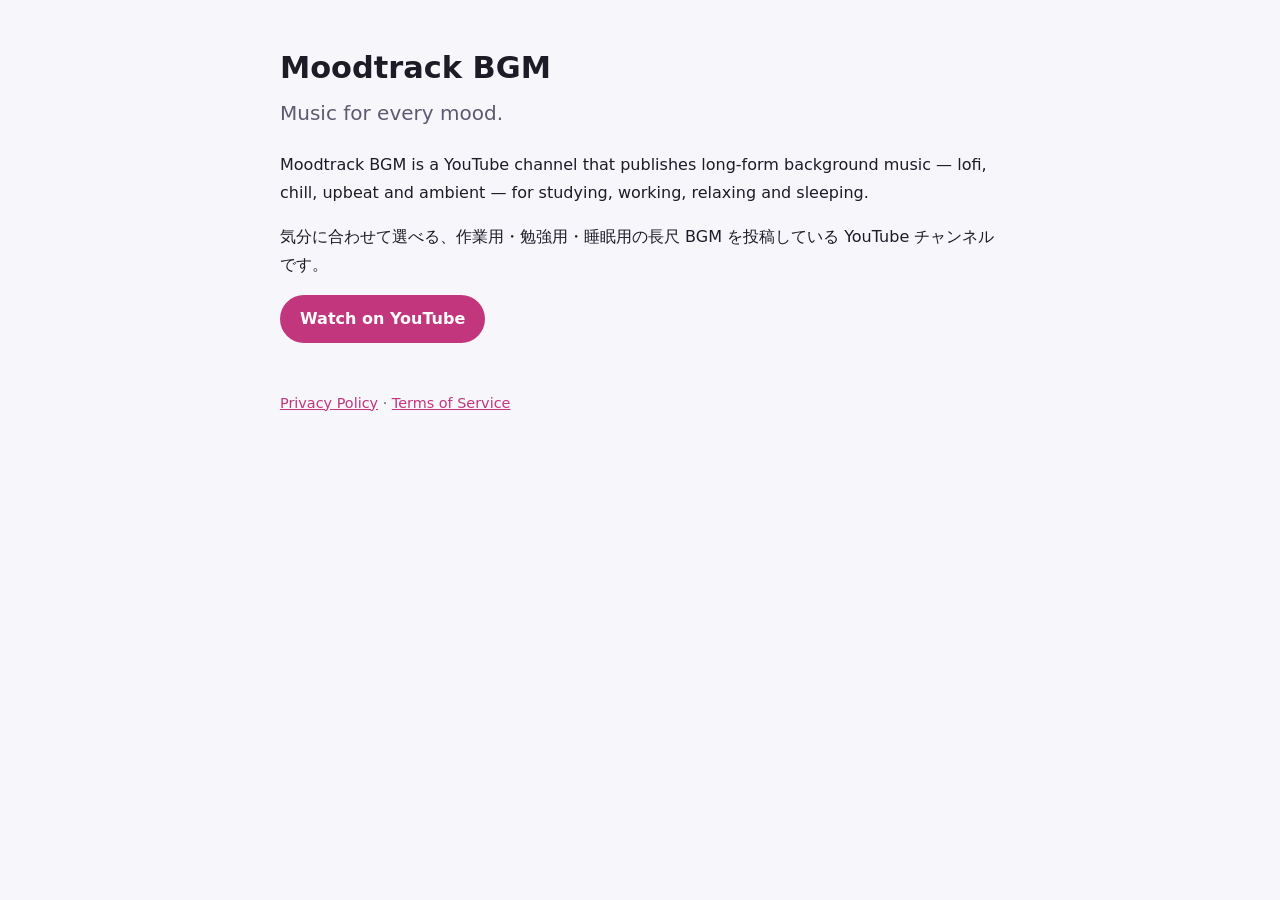
<file: index.html>
<!doctype html>
<html lang="en" translate="no">
<head>
<meta charset="utf-8">
<meta name="google" content="notranslate">
<meta name="viewport" content="width=device-width, initial-scale=1">
<title>Moodtrack BGM</title>
<meta name="description" content="Moodtrack BGM — music for every mood. Long-form background music for studying, working, relaxing and sleeping.">
<link rel="icon" href="favicon.png">
<link rel="apple-touch-icon" href="apple-touch-icon.png">
<link rel="stylesheet" href="style.css">
</head>
<body>
<main>
<h1>Moodtrack BGM</h1>
<p class="lead">Music for every mood.</p>
<p>Moodtrack BGM is a YouTube channel that publishes long-form background music — lofi, chill, upbeat and ambient — for studying, working, relaxing and sleeping.</p>
<p lang="ja">気分に合わせて選べる、作業用・勉強用・睡眠用の長尺 BGM を投稿している YouTube チャンネルです。</p>
<p><a class="button" href="https://www.youtube.com/@moodtrackbgm">Watch on YouTube</a></p>
<footer>
<a href="privacy.html">Privacy Policy</a> · <a href="terms.html">Terms of Service</a>
</footer>
</main>
</body>
</html>
</file>
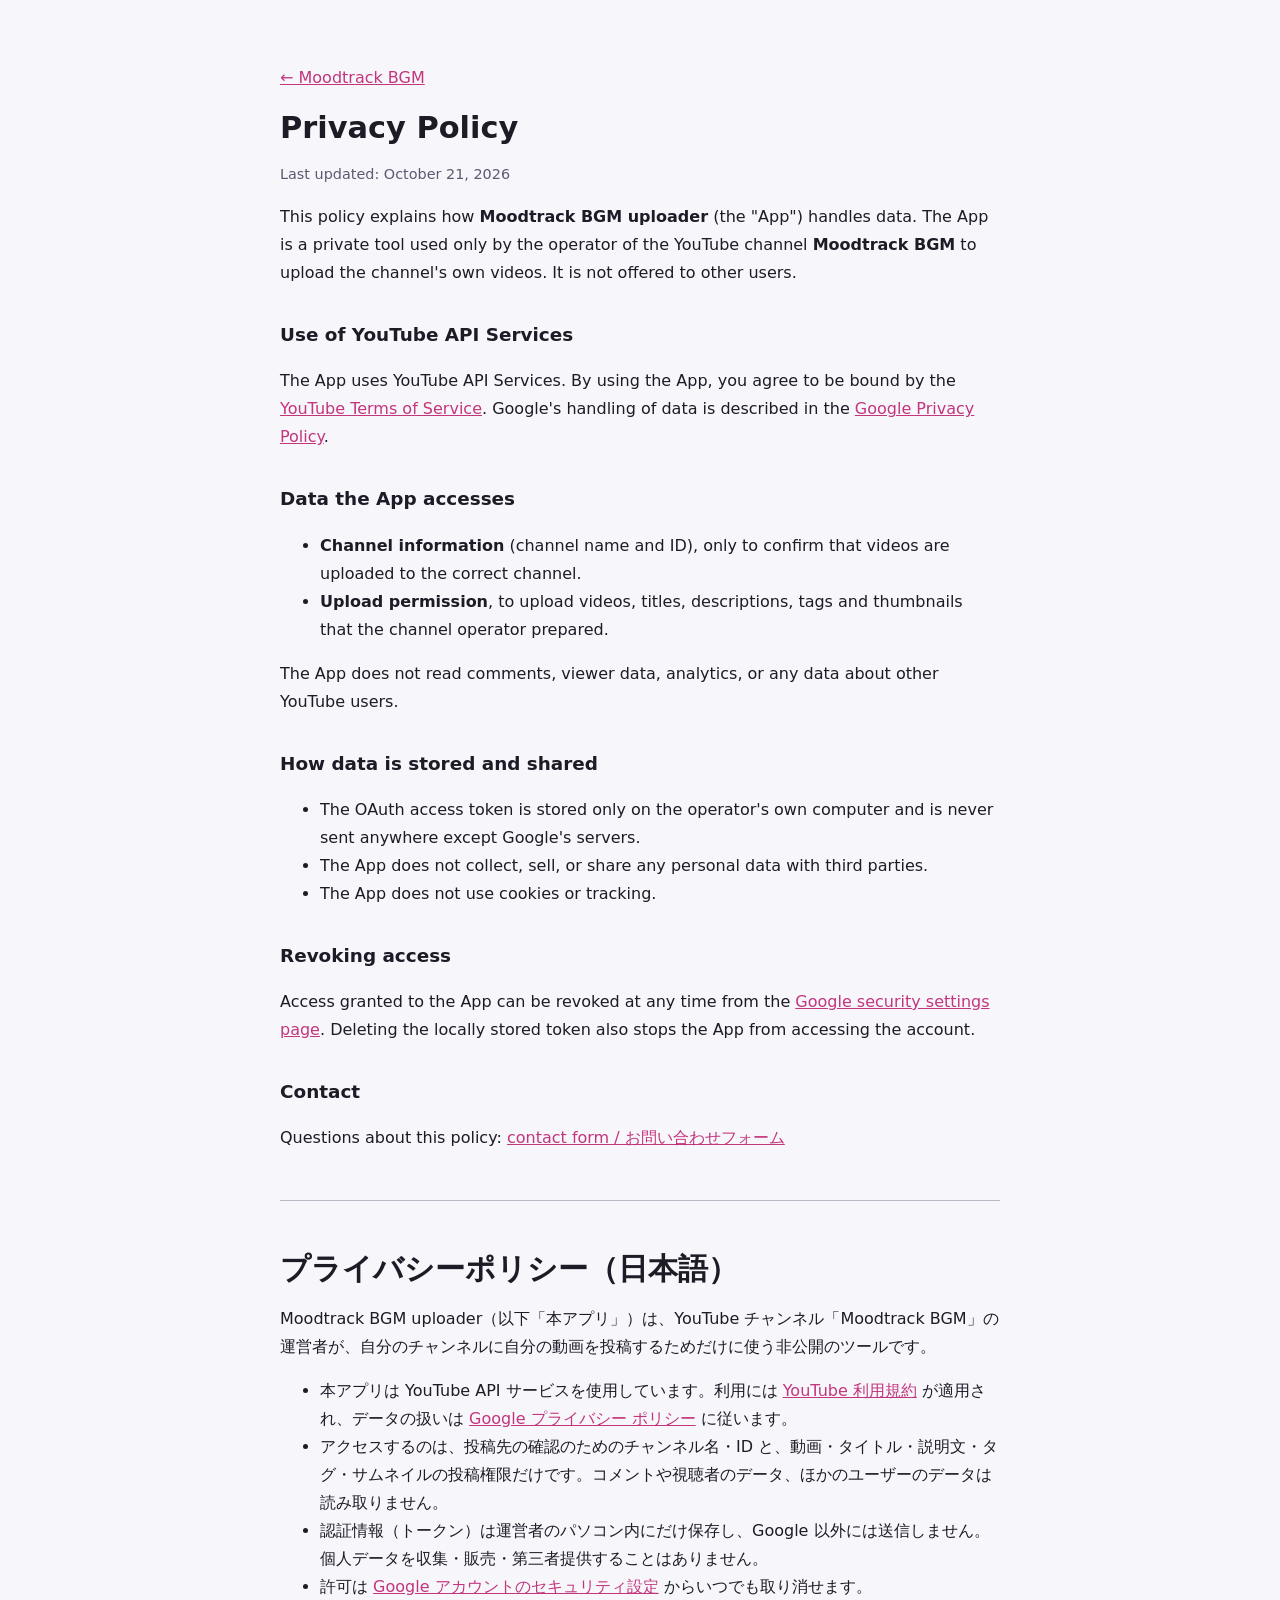
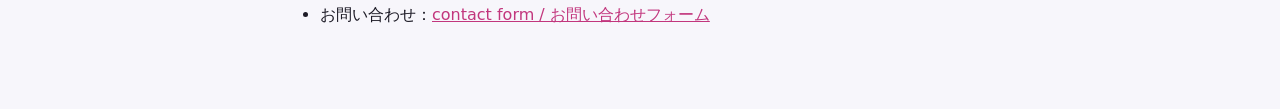
<file: privacy.html>
<!doctype html>
<html lang="en" translate="no">
<head>
<meta charset="utf-8">
<meta name="google" content="notranslate">
<meta name="viewport" content="width=device-width, initial-scale=1">
<title>Privacy Policy — Moodtrack BGM</title>
<link rel="icon" href="favicon.png">
<link rel="apple-touch-icon" href="apple-touch-icon.png">
<link rel="stylesheet" href="style.css">
</head>
<body>
<main>
<p><a href="./">← Moodtrack BGM</a></p>
<h1>Privacy Policy</h1>
<p class="meta">Last updated: October 21, 2026</p>

<p>This policy explains how <strong>Moodtrack BGM uploader</strong> (the "App") handles data. The App is a private tool used only by the operator of the YouTube channel <strong>Moodtrack BGM</strong> to upload the channel's own videos. It is not offered to other users.</p>

<h2>Use of YouTube API Services</h2>
<p>The App uses YouTube API Services. By using the App, you agree to be bound by the <a href="https://www.youtube.com/t/terms">YouTube Terms of Service</a>. Google's handling of data is described in the <a href="https://policies.google.com/privacy">Google Privacy Policy</a>.</p>

<h2>Data the App accesses</h2>
<ul>
<li><strong>Channel information</strong> (channel name and ID), only to confirm that videos are uploaded to the correct channel.</li>
<li><strong>Upload permission</strong>, to upload videos, titles, descriptions, tags and thumbnails that the channel operator prepared.</li>
</ul>
<p>The App does not read comments, viewer data, analytics, or any data about other YouTube users.</p>

<h2>How data is stored and shared</h2>
<ul>
<li>The OAuth access token is stored only on the operator's own computer and is never sent anywhere except Google's servers.</li>
<li>The App does not collect, sell, or share any personal data with third parties.</li>
<li>The App does not use cookies or tracking.</li>
</ul>

<h2>Revoking access</h2>
<p>Access granted to the App can be revoked at any time from the <a href="https://myaccount.google.com/permissions">Google security settings page</a>. Deleting the locally stored token also stops the App from accessing the account.</p>

<h2>Contact</h2>
<p>Questions about this policy: <a href="https://docs.google.com/forms/d/e/1FAIpQLSfVL9cFJMjlLUtfJouASWOKV5f2cR92QU59XpAOygvXTe2maw/viewform">contact form / お問い合わせフォーム</a></p>

<hr>
<h1 lang="ja">プライバシーポリシー（日本語）</h1>
<div lang="ja">
<p>Moodtrack BGM uploader（以下「本アプリ」）は、YouTube チャンネル「Moodtrack BGM」の運営者が、自分のチャンネルに自分の動画を投稿するためだけに使う非公開のツールです。</p>
<ul>
<li>本アプリは YouTube API サービスを使用しています。利用には <a href="https://www.youtube.com/t/terms">YouTube 利用規約</a> が適用され、データの扱いは <a href="https://policies.google.com/privacy">Google プライバシー ポリシー</a> に従います。</li>
<li>アクセスするのは、投稿先の確認のためのチャンネル名・ID と、動画・タイトル・説明文・タグ・サムネイルの投稿権限だけです。コメントや視聴者のデータ、ほかのユーザーのデータは読み取りません。</li>
<li>認証情報（トークン）は運営者のパソコン内にだけ保存し、Google 以外には送信しません。個人データを収集・販売・第三者提供することはありません。</li>
<li>許可は <a href="https://myaccount.google.com/permissions">Google アカウントのセキュリティ設定</a> からいつでも取り消せます。</li>
<li>お問い合わせ：<a href="https://docs.google.com/forms/d/e/1FAIpQLSfVL9cFJMjlLUtfJouASWOKV5f2cR92QU59XpAOygvXTe2maw/viewform">contact form / お問い合わせフォーム</a></li>
</ul>
</div>
</main>
</body>
</html>
</file>
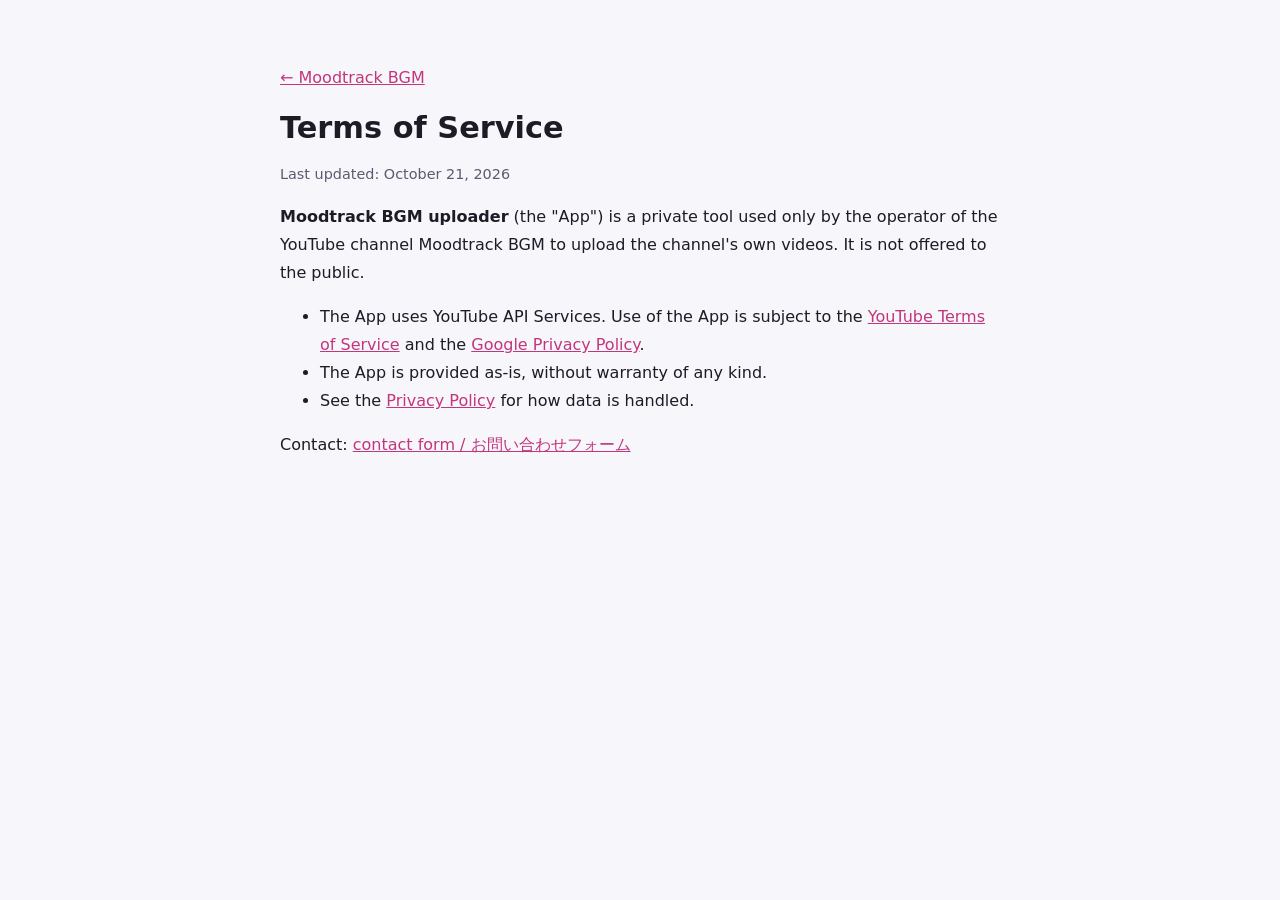
<file: terms.html>
<!doctype html>
<html lang="en" translate="no">
<head>
<meta charset="utf-8">
<meta name="google" content="notranslate">
<meta name="viewport" content="width=device-width, initial-scale=1">
<title>Terms of Service — Moodtrack BGM</title>
<link rel="icon" href="favicon.png">
<link rel="apple-touch-icon" href="apple-touch-icon.png">
<link rel="stylesheet" href="style.css">
</head>
<body>
<main>
<p><a href="./">← Moodtrack BGM</a></p>
<h1>Terms of Service</h1>
<p class="meta">Last updated: October 21, 2026</p>
<p><strong>Moodtrack BGM uploader</strong> (the "App") is a private tool used only by the operator of the YouTube channel Moodtrack BGM to upload the channel's own videos. It is not offered to the public.</p>
<ul>
<li>The App uses YouTube API Services. Use of the App is subject to the <a href="https://www.youtube.com/t/terms">YouTube Terms of Service</a> and the <a href="https://policies.google.com/privacy">Google Privacy Policy</a>.</li>
<li>The App is provided as-is, without warranty of any kind.</li>
<li>See the <a href="privacy.html">Privacy Policy</a> for how data is handled.</li>
</ul>
<p>Contact: <a href="https://docs.google.com/forms/d/e/1FAIpQLSfVL9cFJMjlLUtfJouASWOKV5f2cR92QU59XpAOygvXTe2maw/viewform">contact form / お問い合わせフォーム</a></p>
</main>
</body>
</html>
</file>
<file: style.css>
:root { --bg: #f7f6fb; --fg: #1d1b26; --muted: #5d5970; --accent: #c2367d; }
@media (prefers-color-scheme: dark) { :root { --bg: #14121c; --fg: #ecebf2; --muted: #a29fb4; --accent: #ff6cb5; } }
body { margin: 0; background: var(--bg); color: var(--fg); font: 16px/1.75 system-ui, -apple-system, "Segoe UI", "Hiragino Sans", "Yu Gothic UI", sans-serif; }
main { max-width: 720px; margin: 0 auto; padding: 48px 16px 64px; }
h1 { font-size: 1.9rem; line-height: 1.3; margin: 0 0 8px; }
h2 { font-size: 1.15rem; margin: 32px 0 8px; }
a { color: var(--accent); }
.meta, footer { color: var(--muted); font-size: 0.9rem; }
.lead { font-size: 1.25rem; color: var(--muted); margin-top: 0; }
.button { display: inline-block; padding: 10px 20px; border-radius: 999px; background: var(--accent); color: #fff; text-decoration: none; font-weight: 600; }
footer { margin-top: 48px; }
hr { border: 0; border-top: 1px solid color-mix(in srgb, var(--muted) 40%, transparent); margin: 48px 0; }
</file>
